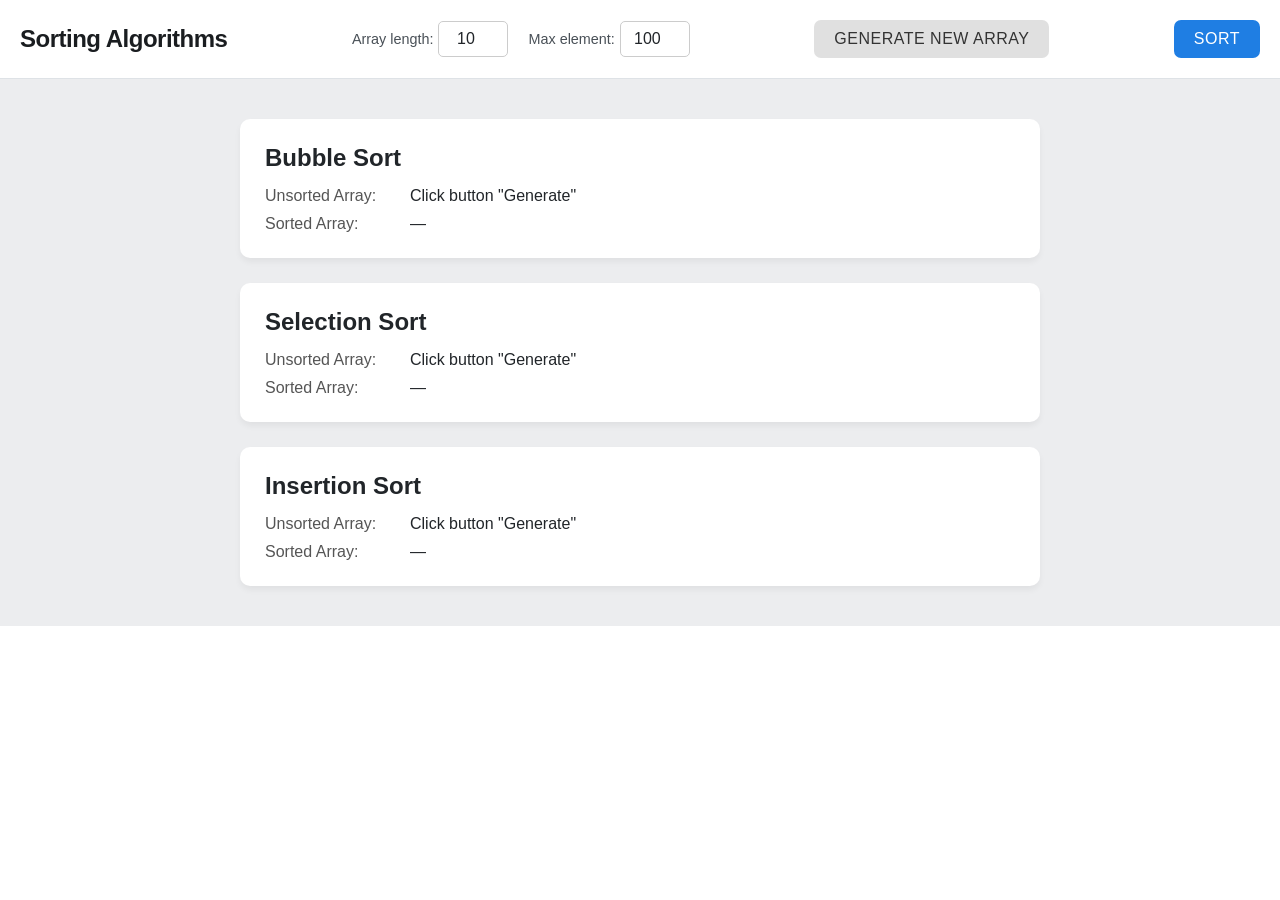
<file: js_arrays_cycles/index.html>
<!doctype html>
<html lang="en">
  <head>
    <meta charset="UTF-8" />
    <meta name="viewport" content="width=device-width, initial-scale=1.0" />
    <title>JS_Tasks_1_Arrays_Cycles</title>
    <link rel="stylesheet" href="style.css" />
  </head>
  <body>
    <header>
      <h1>Sorting Algorithms</h1>
      <div class="controls-wrapper">
        <div class="numbers">
          <div>
            <label for="arrLength">Array length:</label>
            <input type="number" id="arrLength" value="10" />
          </div>
          <div>
            <label for="maxEl">Max element:</label>
            <input type="number" id="maxEl" value="100" />
          </div>
        </div>
      </div>

      <button id="generateBtn" class="btn-secondary">Generate new array</button>

      <button id="sortBtn">Sort</button>
    </header>
    <main>
      <section class="algo-card">
        <h2 class="bubble-sort-title">Bubble Sort</h2>

        <div class="result-row">
          <span class="label">Unsorted Array:</span>
          <div id="bubble-unsorted">Click button "Generate"</div>
        </div>

        <div class="result-row">
          <span class="label">Sorted Array:</span>
          <div id="bubble-sorted">—</div>
        </div>
      </section>

      <section class="algo-card">
        <h2 class="selection-sort-title">Selection Sort</h2>

        <div class="result-row">
          <span class="label">Unsorted Array:</span>
          <div id="selection-unsorted">Click button "Generate"</div>
        </div>

        <div class="result-row">
          <span class="label">Sorted Array:</span>
          <div id="selection-sorted">—</div>
        </div>
      </section>

      <section class="algo-card">
        <h2 class="insertion-sort-title">Insertion Sort</h2>

        <div class="result-row">
          <span class="label">Unsorted Array:</span>
          <div id="insertion-unsorted">Click button "Generate"</div>
        </div>

        <div class="result-row">
          <span class="label">Sorted Array:</span>
          <div id="insertion-sorted">—</div>
        </div>
      </section>
    </main>

    <script src="script.js" type="module"></script>
    <script src="domScript.js" type="module"></script>
  </body>
</html>
</file>
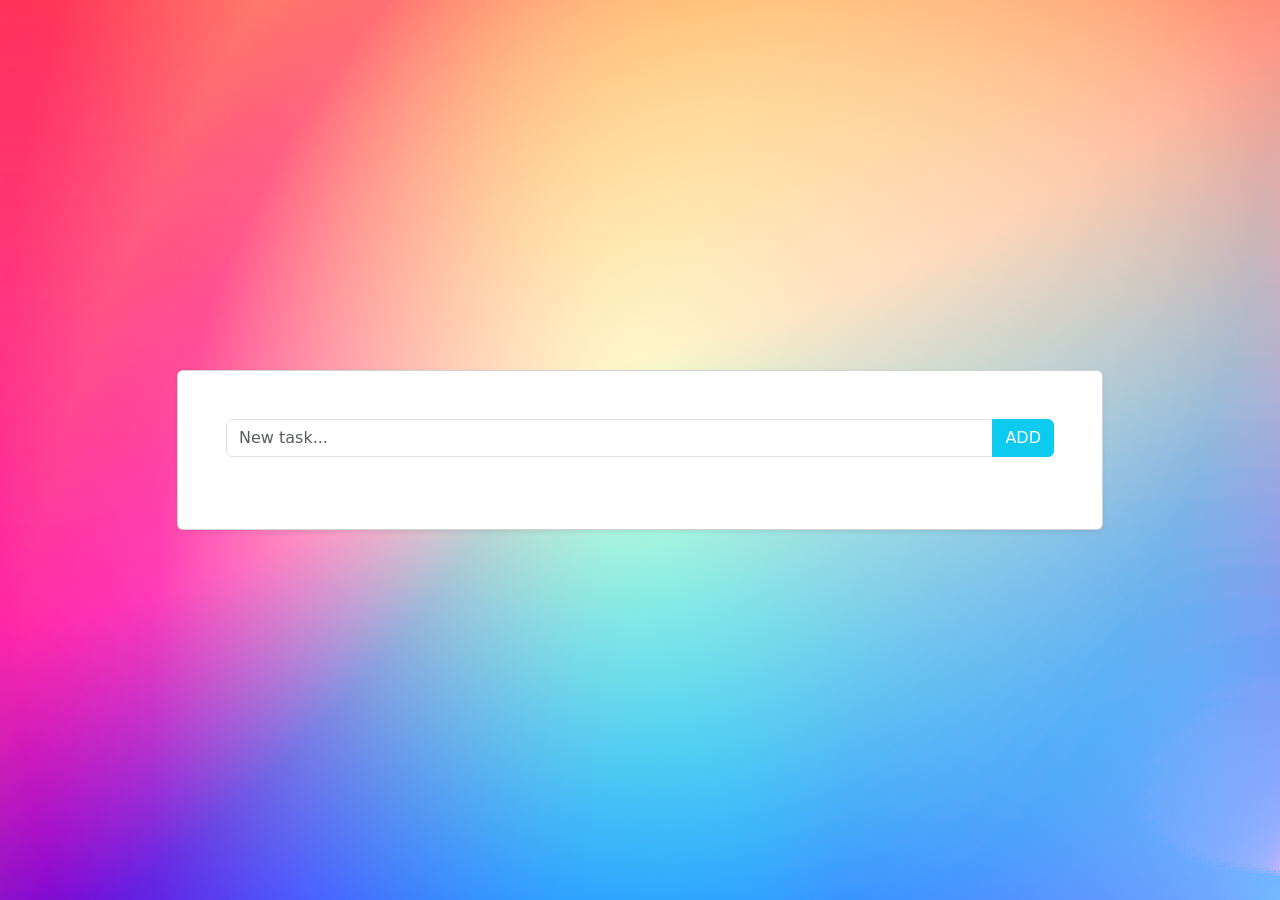
<file: todo/index.html>
<!doctype html>
<html lang="en">
  <head>
    <meta charset="UTF-8" />
    <meta name="viewport" content="width=device-width, initial-scale=1.0" />
    <title>Todo</title>
    <link
      href="https://cdn.jsdelivr.net/npm/bootstrap@5.3.8/dist/css/bootstrap.min.css"
      rel="stylesheet"
      integrity="sha384-sRIl4kxILFvY47J16cr9ZwB07vP4J8+LH7qKQnuqkuIAvNWLzeN8tE5YBujZqJLB"
      crossorigin="anonymous"
    />
    <link rel="stylesheet" href="style.css" />
  </head>
  <body>
    <main class="vh-100 gradient-custom">
      <section class="container py-5 h-100">
        <div class="row justify-content-center align-items-center h-100">
          <div class="col-12 col-xl-10">
            <div class="card shadow-sm">
              <div class="card-body p-5">
                <form class="mb-4">
                  <div class="input-group">
                    <input
                      type="text"
                      id="taskInput"
                      class="form-control"
                      placeholder="New task..."
                      aria-label="New task"
                      required
                    />
                    <button type="submit" class="btn btn-info text-white">
                      ADD
                    </button>
                  </div>
                </form>

                <fieldset class="overflow-y-auto pe-2">
                  <ul class="list-group mb-0"></ul>
                </fieldset>
              </div>
            </div>
          </div>
        </div>
      </section>
    </main>

    <script
      src="https://cdn.jsdelivr.net/npm/bootstrap@5.3.8/dist/js/bootstrap.bundle.min.js"
      integrity="sha384-FKyoEForCGlyvwx9Hj09JcYn3nv7wiPVlz7YYwJrWVcXK/BmnVDxM+D2scQbITxI"
      crossorigin="anonymous"
    ></script>
    <script src="script.js"></script>
  </body>
</html>
</file>
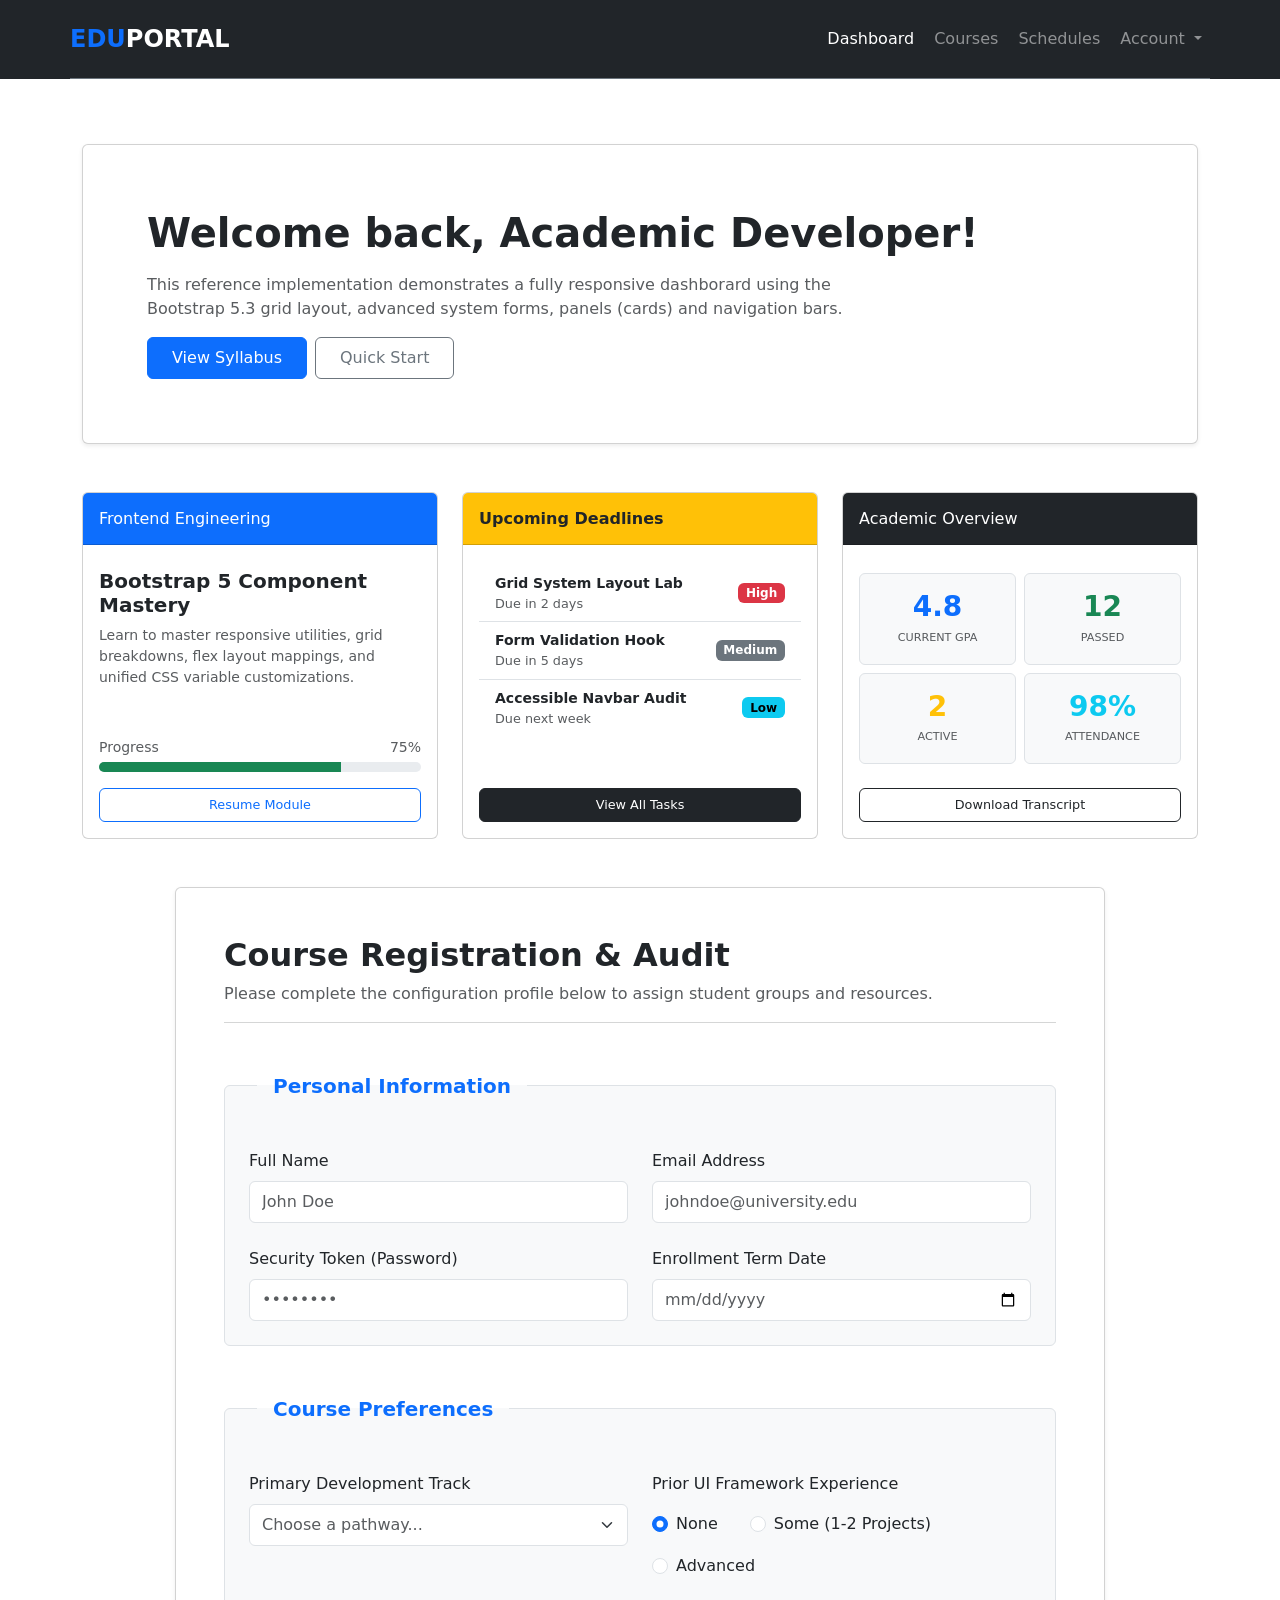
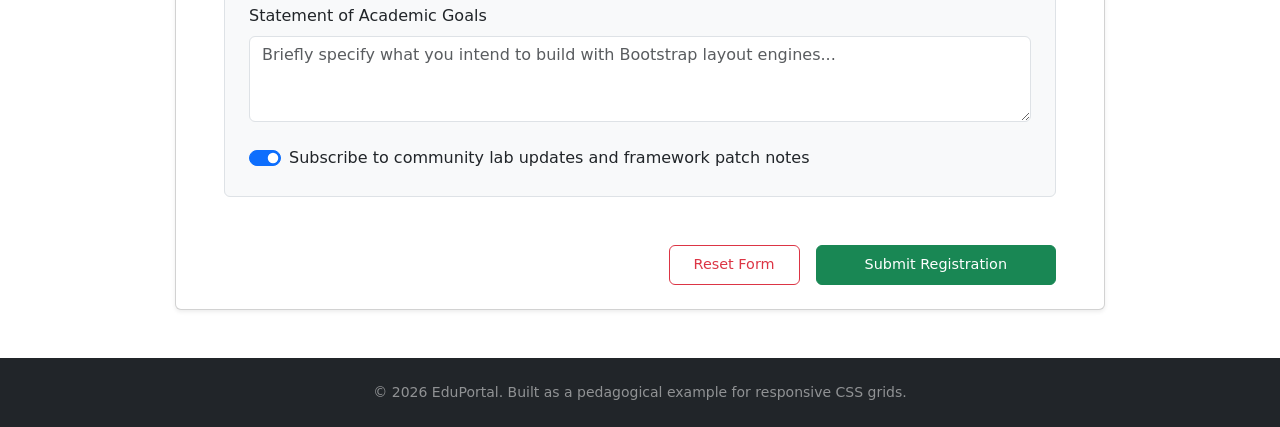
<file: bootstrap-layout/bootstrap-layout.html>
<!doctype html>
<html lang="en">
  <head>
    <meta charset="UTF-8" />
    <meta name="viewport" content="width=device-width, initial-scale=1.0" />
    <title>Bootstrap Layout</title>
    <link
      href="https://cdn.jsdelivr.net/npm/bootstrap@5.3.8/dist/css/bootstrap.min.css"
      rel="stylesheet"
      integrity="sha384-sRIl4kxILFvY47J16cr9ZwB07vP4J8+LH7qKQnuqkuIAvNWLzeN8tE5YBujZqJLB"
      crossorigin="anonymous"
    />
    <link rel="stylesheet" href="style.css" />
  </head>
  <body>
    <!--Header section-->
    <header class="bg-dark text-white fixed-top">
      <nav
        class="navbar navbar-expand-lg navbar-dark container py-3 px-3 px-lg-0 border-bottom border-secondary"
      >
        <a
          href="/"
          class="navbar-brand d-flex align-items-center text-white text-decoration-none me-auto"
        >
          <span class="fs-4 text-primary text-uppercase fw-bold">Edu</span>
          <span class="fs-4 text-white text-uppercase fw-bold">portal</span>
        </a>

        <button
          class="navbar-toggler"
          type="button"
          data-bs-toggle="collapse"
          data-bs-target="#eduNavbar"
          aria-controls="eduNavbar"
          aria-expanded="false"
          aria-label="Toggle navigation"
        >
          <span class="navbar-toggler-icon"></span>
        </button>

        <div
          class="collapse navbar-collapse justify-content-end mt-3 mt-md-0"
          id="eduNavbar"
        >
          <ul class="navbar-nav nav-pills gap-2 gap-md-1">
            <li class="nav-item">
              <a href="#" class="nav-link text-white" aria-current="page"
                >Dashboard</a
              >
            </li>
            <li class="nav-item">
              <a href="#" class="nav-link text-white-50">Courses</a>
            </li>
            <li class="nav-item">
              <a href="#" class="nav-link text-white-50">Schedules</a>
            </li>
            <li class="nav-item dropdown">
              <a
                class="nav-link dropdown-toggle text-white-50"
                href="#"
                role="button"
                data-bs-toggle="dropdown"
                aria-expanded="false"
              >
                Account
              </a>
              <ul class="dropdown-menu">
                <li><a class="dropdown-item" href="#">My Profile</a></li>
                <li><a class="dropdown-item" href="#">Settings</a></li>
                <li><hr class="dropdown-divider" /></li>
                <li>
                  <a class="dropdown-item text-danger" href="#">Logout</a>
                </li>
              </ul>
            </li>
          </ul>
        </div>
      </nav>
    </header>

    <!--Main section-->
    <main class="container pt-5 mt-5">
      <!--Welcome section-->
      <section class="card w-100 mt-5 p-5 shadow-sm">
        <div class="card-body">
          <h1 class="card-title fs-1 fs-md-1 fw-bold mb-3">
            Welcome back, Academic Developer!
          </h1>
          <p class="card-text fs-6 text-muted col-lg-9 mb-3">
            This reference implementation demonstrates a fully responsive
            dashborard using the <br />
            Bootstrap 5.3 grid layout, advanced system forms, panels (cards) and
            navigation bars.
          </p>
          <div class="d-flex flex-column flex-sm-row gap-2">
            <a href="#" class="btn btn-primary px-4 py-2">View Syllabus</a>
            <a href="#" class="btn btn-outline-secondary px-4 py-2"
              >Quick Start</a
            >
          </div>
        </div>
      </section>

      <!--Cards section-->
      <section class="row g-4 mt-4">
        <div class="col-12 col-md-6 col-lg-4">
          <div class="card h-100">
            <h5 class="card-header bg-primary text-white p-3 fs-6">
              Frontend Engineering
            </h5>
            <div class="card-body d-flex flex-column">
              <h5 class="card-title fw-bold mt-sm-2">
                Bootstrap 5 Component Mastery
              </h5>
              <p class="card-text small text-muted">
                Learn to master responsive utilities, grid breakdowns, flex
                layout mappings, and unified CSS variable customizations.
              </p>

              <div class="mt-auto w-100">
                <div class="mb-3">
                  <div
                    class="d-flex justify-content-between small text-muted mb-1"
                  >
                    <span>Progress</span>
                    <span>75%</span>
                  </div>
                  <div
                    class="progress"
                    role="progressbar"
                    aria-label="Progress bar"
                    aria-valuenow="75"
                    aria-valuemin="0"
                    aria-valuemax="100"
                  >
                    <div class="progress-bar bg-success"></div>
                  </div>
                </div>

                <a href="#" class="btn btn-outline-primary w-100"
                  >Resume Module</a
                >
              </div>
            </div>
          </div>
        </div>

        <div class="col-12 col-md-6 col-lg-4">
          <div class="card h-100">
            <h5 class="card-header bg-warning text-dark p-3 fw-semibold fs-6">
              Upcoming Deadlines
            </h5>
            <div class="card-body d-flex flex-column">
              <ul class="list-group list-group-flush mt-1 mb-4">
                <li
                  class="list-group-item d-flex justify-content-between align-items-center"
                >
                  <div>
                    <div class="fw-bold small">Grid System Layout Lab</div>
                    <div class="text-muted">Due in 2 days</div>
                  </div>
                  <span class="badge text-bg-danger">High</span>
                </li>
                <li
                  class="list-group-item d-flex justify-content-between align-items-center"
                >
                  <div>
                    <div class="fw-bold small">Form Validation Hook</div>
                    <div class="text-muted">Due in 5 days</div>
                  </div>
                  <span class="badge text-bg-secondary">Medium</span>
                </li>
                <li
                  class="list-group-item d-flex justify-content-between align-items-center"
                >
                  <div>
                    <div class="fw-bold small">Accessible Navbar Audit</div>
                    <div class="text-muted">Due next week</div>
                  </div>
                  <span class="badge text-bg-info">Low</span>
                </li>
              </ul>

              <a href="#" class="btn btn-dark w-100 mt-auto">View All Tasks</a>
            </div>
          </div>
        </div>

        <div class="col-12 col-md-6 col-lg-4">
          <div class="card h-100">
            <h5 class="card-header bg-dark text-white p-3 fs-6">
              Academic Overview
            </h5>
            <div class="card-body d-flex flex-column">
              <div class="row g-2 text-center mt-1 mb-4">
                <div class="col-6">
                  <div class="p-3 border rounded bg-light">
                    <h3 class="text-primary fw-bold mb-0">4.8</h3>
                    <small class="text-muted text-uppercase">Current GPA</small>
                  </div>
                </div>
                <div class="col-6">
                  <div class="p-3 border rounded bg-light">
                    <h3 class="text-success fw-bold mb-0">12</h3>
                    <small class="text-muted text-uppercase">Passed</small>
                  </div>
                </div>
                <div class="col-6">
                  <div class="p-3 border rounded bg-light">
                    <h3 class="text-warning fw-bold mb-0">2</h3>
                    <small class="text-muted text-uppercase">Active</small>
                  </div>
                </div>
                <div class="col-6">
                  <div class="p-3 border rounded bg-light">
                    <h3 class="text-info fw-bold mb-0">98%</h3>
                    <small class="text-muted text-uppercase">Attendance</small>
                  </div>
                </div>
              </div>

              <a href="#" class="btn btn-outline-dark w-100 mt-auto"
                >Download Transcript</a
              >
            </div>
          </div>
        </div>
      </section>

      <!--Form section-->
      <section class="card col-12 col-md-11 col-lg-10 m-auto my-5 shadow-sm">
        <div class="card-body pt-5 px-5 pb-4">
          <h5 class="card-title fs-2 fw-bold">Course Registration & Audit</h5>
          <p class="card-text fs-6 text-muted">
            Please complete the configuration profile below to assign student
            groups and resources.
          </p>
          <hr class="mb-5 text-muted opacity-25" />
          <form>
            <fieldset class="border rounded p-4 pt-5 mb-5 bg-light">
              <legend
                class="float-none w-auto px-3 ms-2 fw-bold text-primary fs-5 mb-0"
              >
                Personal Information
              </legend>
              <div class="row row-cols-2 g-4">
                <div class="col-12 col-md-6">
                  <label for="fullName" class="form-label">Full Name</label>
                  <input
                    type="text"
                    class="form-control py-2 text-muted"
                    id="fullName"
                    placeholder="John Doe"
                  />
                </div>
                <div class="col-12 col-md-6">
                  <label for="email" class="form-label">Email Address</label>
                  <input
                    type="email"
                    class="form-control py-2 text-muted"
                    id="email"
                    placeholder="johndoe@university.edu"
                  />
                </div>
                <div class="col-12 col-md-6">
                  <label for="token" class="form-label"
                    >Security Token (Password)</label
                  >
                  <input
                    type="password"
                    class="form-control py-2 text-muted"
                    id="token"
                    value="12345678"
                  />
                </div>
                <div class="col-12 col-md-6">
                  <label for="date" class="form-label"
                    >Enrollment Term Date</label
                  >
                  <input
                    type="date"
                    class="form-control py-2 text-muted"
                    id="date"
                  />
                </div>
              </div>
            </fieldset>

            <fieldset class="border rounded p-4 pt-5 mb-5 bg-light">
              <legend
                class="float-none w-auto px-3 ms-2 fw-bold text-primary fs-5 mb-0"
              >
                Course Preferences
              </legend>
              <div class="row g-4">
                <div class="col-12 col-md-6">
                  <label for="primary_development" class="form-label"
                    >Primary Development Track</label
                  >
                  <select
                    class="form-select py-2 text-muted"
                    aria-label="Default select example"
                    id="primary_development"
                  >
                    <option selected disabled>Choose a pathway...</option>
                    <option value="1">
                      Frontend Architecture (HTML/CSS/Bootstrap)
                    </option>
                    <option value="2">
                      Backend Engineering (Node.js/Python)
                    </option>
                    <option value="3">Full-Stack Advanced Applications</option>
                  </select>
                </div>
                <div class="col-12 col-md-6">
                  <label for="framework_experience" class="form-label d-block"
                    >Prior UI Framework Experience</label
                  >

                  <div class="d-flex flex-wrap gap-3 mt-3">
                    <div class="form-check form-check-inline">
                      <input
                        class="form-check-input"
                        type="radio"
                        name="inlineRadioOptions"
                        id="inlineRadio1"
                        value="option1"
                        checked
                      />
                      <label class="form-check-label" for="inlineRadio1"
                        >None</label
                      >
                    </div>
                    <div class="form-check form-check-inline">
                      <input
                        class="form-check-input"
                        type="radio"
                        name="inlineRadioOptions"
                        id="inlineRadio2"
                        value="option2"
                      />
                      <label class="form-check-label" for="inlineRadio2"
                        >Some (1-2 Projects)</label
                      >
                    </div>
                    <div class="form-check form-check-inline">
                      <input
                        class="form-check-input"
                        type="radio"
                        name="inlineRadioOptions"
                        id="inlineRadio3"
                        value="option3"
                      />
                      <label class="form-check-label" for="inlineRadio3"
                        >Advanced</label
                      >
                    </div>
                  </div>
                </div>
                <div class="col-12 col-md-12">
                  <label for="goals" class="form-label"
                    >Statement of Academic Goals</label
                  >
                  <textarea
                    class="form-control text-muted"
                    id="goals"
                    rows="3"
                    placeholder="Briefly specify what you intend to build with Bootstrap layout engines..."
                  ></textarea>
                </div>

                <div class="col-12">
                  <div
                    class="form-check form-switch d-flex align-items-start gap-2 ps-0"
                  >
                    <input
                      class="form-check-input flex-shrink-0 ms-0"
                      type="checkbox"
                      role="switch"
                      id="switchCheckChecked"
                      checked
                    />
                    <label class="form-check-label" for="switchCheckChecked"
                      >Subscribe to community lab updates and framework patch
                      notes</label
                    >
                  </div>
                </div>
              </div>
            </fieldset>

            <div class="d-flex justify-content-end gap-3 mt-4">
              <button type="reset" class="btn btn-outline-danger px-4 py-2">
                Reset Form
              </button>
              <button
                type="submit"
                class="btn btn-success px-5 py-2 btn-success"
              >
                Submit Registration
              </button>
            </div>
          </form>
        </div>
      </section>
    </main>

    <!--Footer section-->
    <footer class="bg-dark text-white-50 py-4 mt-5">
      <div class="container text-center">
        <p class="mb-0 small">
          &copy; 2026 EduPortal. Built as a pedagogical example for responsive
          CSS grids.
        </p>
      </div>
    </footer>

    <script
      src="https://cdn.jsdelivr.net/npm/bootstrap@5.3.8/dist/js/bootstrap.bundle.min.js"
      integrity="sha384-FKyoEForCGlyvwx9Hj09JcYn3nv7wiPVlz7YYwJrWVcXK/BmnVDxM+D2scQbITxI"
      crossorigin="anonymous"
    ></script>
  </body>
</html>
</file>
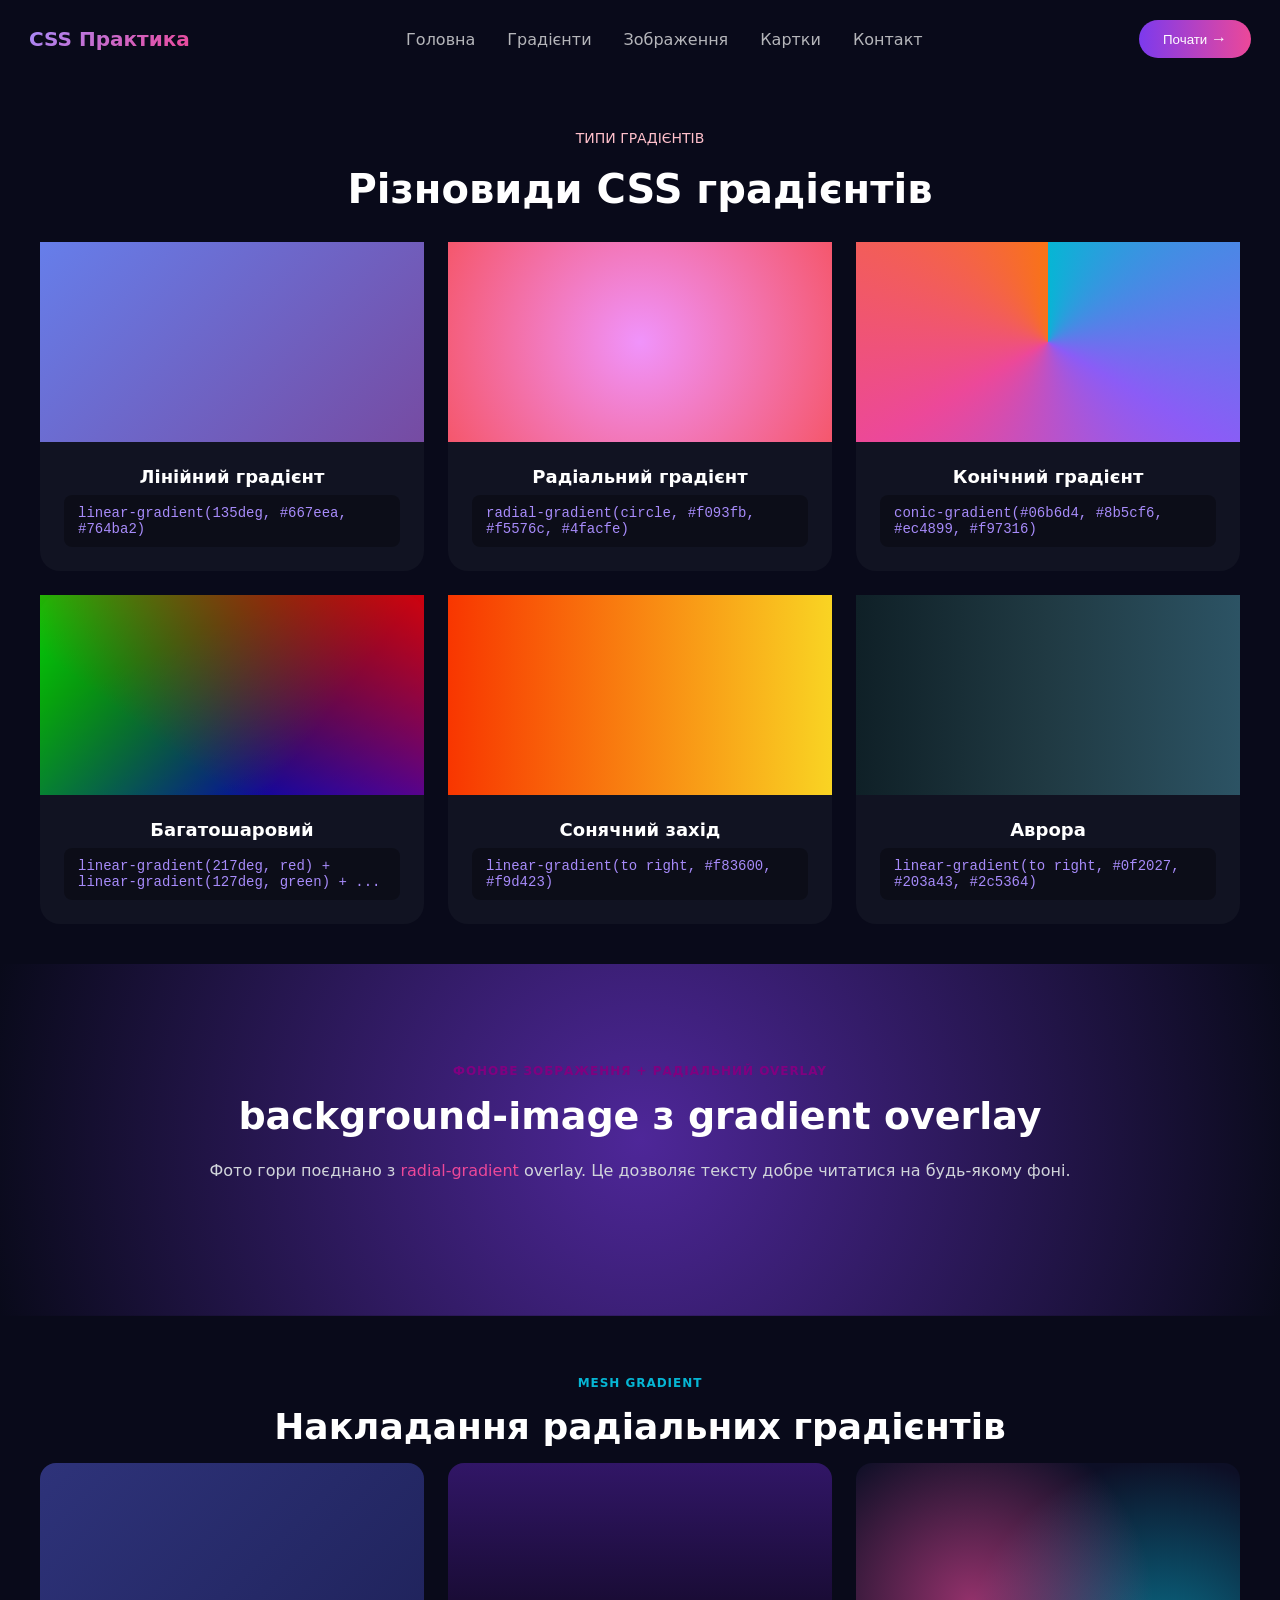
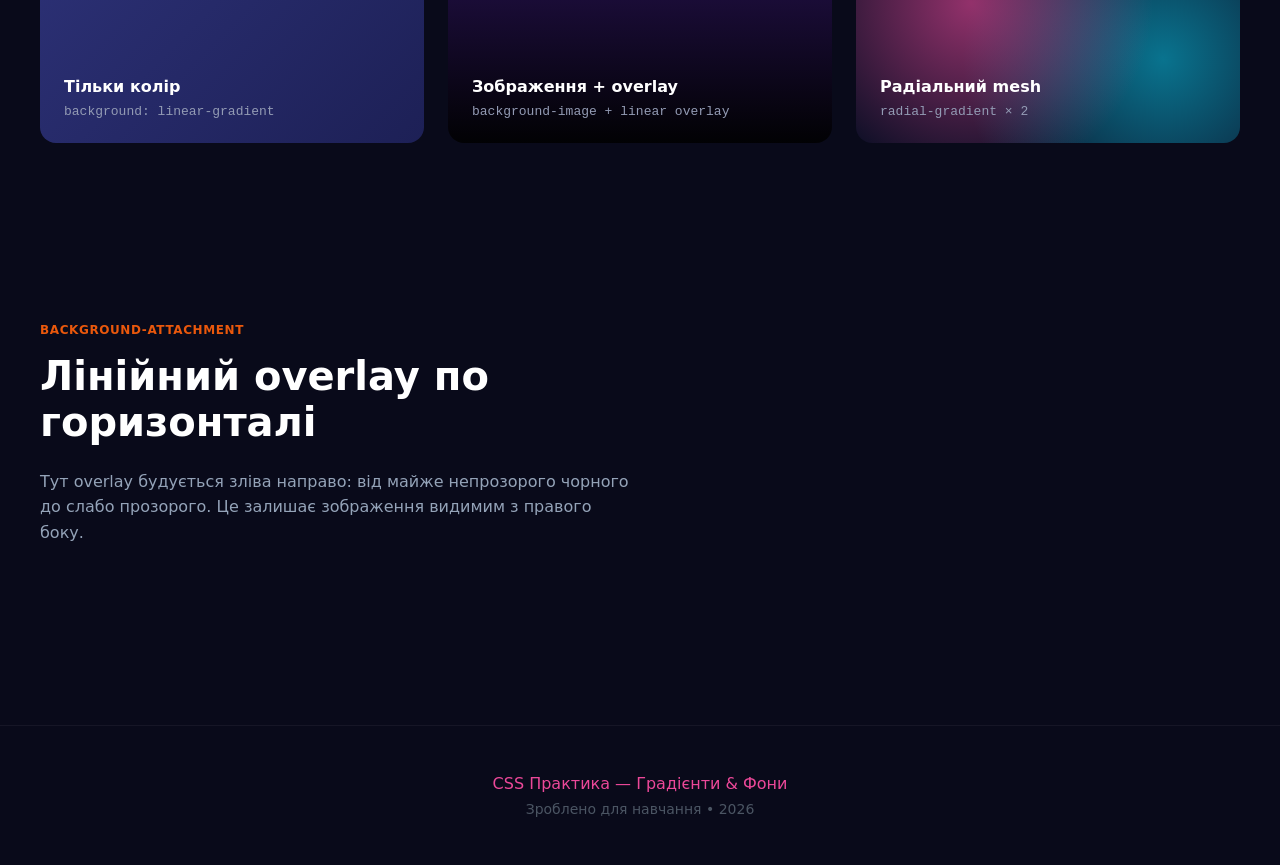
<file: task1/task1.html>
<!doctype html>
<html lang="en">
  <head>
    <meta charset="UTF-8" />
    <meta name="viewport" content="width=device-width, initial-scale=1.0" />
    <title>Task</title>
    <link rel="stylesheet" href="styles.css" />
  </head>
  <body>
    <header class="header">
      <nav class="header__menu">
        <div class="header__menu__left">CSS Практика</div>
        <ul class="header__menu__main">
          <li><a href="#">Головна</a></li>
          <li><a href="#gradients">Градієнти</a></li>
          <li><a href="#image">Зображення</a></li>
          <li><a href="#cards">Картки</a></li>
          <li><a href="#contact">Контакт</a></li>
        </ul>
        <button class="header__menu__button">Почати <span>→</span></button>
      </nav>
    </header>

    <main class="main">
      <section class="section1" id="gradients">
        <div class="section1_text">
          <p>Типи градієнтів</p>
          <h2>Різновиди CSS градієнтів</h2>
        </div>

        <div class="section1__cards">
          <div class="card">
            <div class="card__visual card__visual--linear"></div>
            <div class="card__content">
              <h3 class="card__title">Лінійний градієнт</h3>
              <div class="card__code">
                <code>linear-gradient(135deg, #667eea, #764ba2)</code>
              </div>
            </div>
          </div>

          <div class="card">
            <div class="card__visual card__radial"></div>
            <div class="card__content">
              <h3 class="card__title">Радіальний градієнт</h3>
              <div class="card__code">
                <code>radial-gradient(circle, #f093fb, #f5576c, #4facfe)</code>
              </div>
            </div>
          </div>

          <div class="card">
            <div class="card__visual card__cononic"></div>
            <div class="card__content">
              <h3 class="card__title">Конічний градієнт</h3>
              <div class="card__code">
                <code>conic-gradient(#06b6d4, #8b5cf6, #ec4899, #f97316)</code>
              </div>
            </div>
          </div>

          <div class="card">
            <div class="card__visual card__layers"></div>
            <div class="card__content">
              <h3 class="card__title">Багатошаровий</h3>
              <div class="card__code">
                <code
                  >linear-gradient(217deg, red) + linear-gradient(127deg, green)
                  + ...</code
                >
              </div>
            </div>
          </div>

          <div class="card">
            <div class="card__visual card__sun"></div>
            <div class="card__content">
              <h3 class="card__title">Сонячний захід</h3>
              <div class="card__code">
                <code>linear-gradient(to right, #f83600, #f9d423)</code>
              </div>
            </div>
          </div>

          <div class="card">
            <div class="card__visual card__avrora"></div>
            <div class="card__content">
              <h3 class="card__title">Аврора</h3>
              <div class="card__code">
                <code
                  >linear-gradient(to right, #0f2027, #203a43, #2c5364)</code
                >
              </div>
            </div>
          </div>
        </div>
      </section>

      <section class="banner" id="image">
        <div class="banner__container">
          <p class="banner__subtitle">Фонове зображення + радіальний overlay</p>
          <h2 class="banner__title">background-image з gradient overlay</h2>
          <p class="banner__text">
            Фото гори поєднано з
            <span class="banner__highlight">radial-gradient</span> overlay. Це
            дозволяє тексту добре читатися на будь-якому фоні.
          </p>
        </div>
      </section>

      <section class="mesh_gradient" id="cards">
        <div class="mesh_gradient__text">
          <p>Mesh Gradient</p>
          <h2>Накладання радіальних градієнтів</h2>
        </div>
        <div class="mesh_gradient__cards">
          <div class="mesh_gradient__card card_color">
            <h3>Тільки колір</h3>
            <p>background: linear-gradient</p>
          </div>
          <div class="mesh_gradient__card card_overlay">
            <h3>Зображення + overlay</h3>
            <p>background-image + linear overlay</p>
          </div>
          <div class="mesh_gradient__card card_mesh">
            <h3>Радіальний mesh</h3>
            <p>radial-gradient × 2</p>
          </div>
        </div>
      </section>

      <section class="horizontal-banner">
        <div class="horizontal-banner__container">
          <div class="horizontal-banner__content">
            <p class="horizontal-banner__subtitle">Background-attachment</p>
            <h2 class="horizontal-banner__title">
              Лінійний overlay по горизонталі
            </h2>
            <p class="horizontal-banner__text">
              Тут overlay будується зліва направо: від майже непрозорого чорного
              до слабо прозорого. Це залишає зображення видимим з правого боку.
            </p>
          </div>
        </div>
      </section>
    </main>

    <footer class="footer" id="contact">
      <p class="footer__title">CSS Практика — Градієнти & Фони</p>
      <p class="footer__credits">Зроблено для навчання • 2026</p>
    </footer>
  </body>
</html>
</file>
<file: js_arrays_cycles/style.css>
* {
  margin: 0;
  padding: 0;
  box-sizing: border-box;
}

body {
  font-family: Helvetica, Arial, sans-serif;
  color: #212529;
}

header {
  margin: 0 auto;
  display: flex;
  gap: 30px;
  padding: 20px;
  justify-content: space-between;
  align-items: center;
  border-bottom: 1px solid #dee2e6;
  background-color: #ffffff;
}

header h1 {
  font-size: 1.5rem;
  font-weight: 700;
  color: #1a1d20;
  letter-spacing: -0.5px;
}

.controls-wrapper {
  display: flex;
  gap: 15px;
  align-items: center;
}

.numbers {
  display: flex;
  gap: 20px;
}

.numbers > div {
  display: flex;
  align-items: center;
  gap: 5px;
}

.numbers input[type="number"] {
  width: 70px;
  padding: 8px;
  font-size: 1rem;
  border: 1px solid #ccc;
  border-radius: 5px;
  outline: none;
  font-weight: 500;
  color: #212529;
  text-align: center;
}

label {
  font-size: 0.9rem;
  font-weight: 500;
  color: #495057;
}

button {
  border: none;
  border-radius: 7px;
  padding: 10px 20px;
  font-size: 1rem;
  font-weight: 500;
  letter-spacing: 0.5px;
  text-transform: uppercase;
  cursor: pointer;
  transition:
    background 0.2s,
    opacity 0.2s;
}

#sortBtn {
  background: #1f7ee3;
  color: white;
}

.btn-secondary {
  background: #e0e0e0;
  color: #333;
}

button:hover {
  opacity: 0.9;
}

#sortBtn:hover {
  background: #1565c0;
}

.btn-secondary:hover {
  background: #d5d5d5;
}

main {
  background: #ecedef;
  padding: 40px 20px;
  display: flex;
  flex-direction: column;
  gap: 25px;
  align-items: center;
}

.algo-card {
  background: #ffffff;
  border-radius: 10px;
  padding: 25px;
  width: 100%;
  max-width: 800px;
  box-shadow: 0 4px 6px rgba(0, 0, 0, 0.05);
}

.algo-card h2 {
  margin-bottom: 15px;
}

.result-row {
  display: flex;
  align-items: center;
  gap: 15px;
  margin-top: 10px;
}

.result-row .label {
  min-width: 130px;
  font-weight: 500;
  color: #555;
}

.array-output {
  font-family: Courier, monospace;
  font-size: 0.95rem;
  font-weight: 500;

  background-color: #e8f2fe;
  color: #1f7ee3;
  border: 1px solid #b3d7ff;

  padding: 10px 15px;
  border-radius: 6px;
  flex-grow: 1;

  white-space: normal;
  word-break: break-word;
  line-height: 1.5;
}

.array-output::before {
  content: "[";
}
.array-output::after {
  content: "]";
}
</file>
<file: todo/style.css>
.gradient-custom {
  background:
    radial-gradient(50% 123.47% at 50% 50%, #00ff94 0%, #720059 100%),
    linear-gradient(121.28deg, #669600 0%, #ff0000 100%),
    linear-gradient(360deg, #0029ff 0%, #8fff00 100%),
    radial-gradient(100% 164.72% at 100% 100%, #6100ff 0%, #00ff57 100%),
    radial-gradient(100% 148.07% at 0% 0%, #fff500 0%, #51d500 100%);
  background-blend-mode: screen, color-dodge, overlay, difference, normal;
}

ul.list-group > li {
  background-color: #f4f6f7;
}

ul.list-group > li > label {
  cursor: pointer;
}

small.text-muted {
 font-size: 0.75rem;
}

fieldset {
  max-height: 60vh;
}
</file>
<file: bootstrap-layout/style.css>
div[aria-label="Progress bar"] {
  height: 10px;
}

div.card.h-100 {
  transition: transform 0.3s ease;
}

div.card.h-100:hover {
  transform: scale(1.05);
}

div.progress-bar {
  width: 75%;
}

div.fw-bold.small + div.text-muted,
a.btn.w-100 {
  font-size: 0.8rem;
}

small.text-muted {
  font-size: 0.7rem;
}

div.d-flex.justify-content-end > button {
  font-size: 0.9rem;
}
</file>
<file: task1/styles.css>
* {
  box-sizing: border-box;
  margin: 0;
  padding: 0;
}

html {
  scroll-behavior: smooth;
}

body {
  font-family: ui-sans-serif, system-ui, sans-serif;
  background: #090a1a;
}

.header {
  background-color: rgba(0, 0, 0, 0);
  margin-bottom: 20px;
  padding: 20px 29px;
  width: 100%;
  position: fixed;
  top: 0;
  left: 0;
}

.header__menu {
  max-width: 1280px;
  display: flex;
  margin: 0 auto;
  justify-content: space-between;
  align-items: center;
}

.header__menu__main {
  display: flex;
  justify-content: center;
  list-style: none;
  gap: 32px;
}

.header__menu__main li a {
  text-decoration: none;
  color: rgba(255, 255, 255, 0.7);
  font-size: 1rem;
}

.header__menu__main li a:hover {
  color: white;
}

.header__menu__left {
  font-size: 20px;
  font-weight: 700;
  background: linear-gradient(135deg, rgb(167, 139, 250), rgb(236, 72, 153));
  background-clip: text;
  -webkit-text-fill-color: transparent;
}

.header__menu__button {
  background: linear-gradient(90deg, #7c3aed, #ec4899);
  outline: none;
  padding: 10px 24px;
  border-radius: 20px;
  border: none;
  color: white;
  cursor: pointer;
  font-weight: 500;
}

.header__menu__button span {
  font-size: 1rem;
}

.main {
  margin-top: 130px;
  color: white;
}

.main > section {
  scroll-margin-top: 60px;
}

.section1_text {
  text-align: center;
  margin: 0 auto;
  margin-bottom: 30px;
}

.section1_text p:first-child {
  font-size: 14px;
  text-transform: uppercase;
  color: pink;
  font-weight: 400;
  margin-bottom: 20px;
}

.section1_text h2 {
  font-size: 40px;
  font-weight: 700;
  margin-bottom: 16px;
}

.section1_text p:last-child {
  font-size: 16px;
  color: #9ca3af;
  margin-bottom: 60px;
}

.section1__cards {
  display: flex;
  align-items: center;
  justify-content: center;
  flex-wrap: wrap;
  gap: 24px;
  max-width: 1200px;
  margin: 0 auto;
}

.card {
  flex: 1 1 calc((100% - 48px) / 3);
  background-color: #111322;
  border-radius: 20px;
}

.card__visual {
  height: 200px;
}

.card__visual--linear {
  background: linear-gradient(135deg, #667eea, #764ba2);
}

.card__radial {
  background: radial-gradient(circle, #f093fb 0%, #f5576c 100%);
}

.card__cononic {
  background: conic-gradient(#06b6d4, #8b5cf6, #ec4899, #f97316);
}

.card__layers {
  background:
    linear-gradient(217deg, rgba(255, 0, 0, 0.8), rgba(255, 0, 0, 0) 70.71%),
    linear-gradient(127deg, rgba(0, 255, 0, 0.8), rgba(0, 255, 0, 0) 70.71%),
    linear-gradient(336deg, rgba(0, 0, 255, 0.8), rgba(0, 0, 255, 0) 70.71%);
}

.card__sun {
  background: linear-gradient(
    to right,
    rgb(248, 54, 0) 0%,
    rgb(249, 212, 35) 100%
  );
}

.card__avrora {
  background: linear-gradient(
    to right,
    rgb(15, 32, 39),
    rgb(32, 58, 67),
    rgb(44, 83, 100)
  );
}

.card__content {
  padding: 24px;
}

.card__title {
  font-size: 18px;
  font-weight: 600;
  text-align: center;
  margin-bottom: 8px;
}

.card__code {
  background: rgba(0, 0, 0, 0.3);
  color: #a78bfa;
  font-size: 14px;
  font-family: monospace;
  padding: 10px 14px;
  border-radius: 8px;
}

.section1 {
  margin-bottom: 40px;
}

.banner {
  background-image:
    radial-gradient(
      circle,
      rgba(124, 58, 237, 0.6) 0%,
      rgba(9, 10, 26, 0.9) 100%
    ),
    url("https://images.unsplash.com/photo-1549321495-305eb13f8aa9?w=1400&h=600&fit=crop&auto=format");

  background-size: cover;
  background-position: center;
  background-repeat: no-repeat;

  padding: 100px 20px;
  text-align: center;
  color: #ffffff;
  margin-bottom: 60px;
}

.banner__subtitle {
  color: purple;
  font-size: 12px;
  font-weight: 600;
  letter-spacing: 0.08em;
  text-transform: uppercase;
  margin-bottom: 16px;
}

.banner__title {
  font-size: 38px;
  font-weight: 800;
  margin-bottom: 20px;
}

.banner__text {
  color: #d1d5db;
  font-size: 16px;
  line-height: 1.6;
  margin: 0 auto 32px auto;
}

.banner__highlight {
  color: #ec4899;
}

.banner__badge {
  border: 1px solid purple;
  background: rgba(0, 0, 0, 0.2);
  color: #9ca3af;
  font-size: 14px;
  padding: 8px 20px;
  border-radius: 20px;
  display: inline-block;
  color: #ec4899;
}

.mesh_gradient {
  margin: 0 auto;
  margin-bottom: 60px;
}

.mesh_gradient__text {
  text-align: center;
}

.mesh_gradient__text p:nth-of-type(1) {
  color: #06b6d4;
  font-size: 12px;
  font-weight: 700;
  text-transform: uppercase;
  letter-spacing: 0.08em;
  margin-bottom: 16px;
}

.mesh_gradient__text h2 {
  font-size: 36px;
  font-weight: 700;
  margin-bottom: 16px;
}

.mesh_gradient__text p:nth-of-type(2) {
  color: #9ca3af;
  font-size: 15px;
  font-weight: 600;
  margin: 0 auto 48px auto;
}

.mesh_gradient__cards {
  display: flex;
  flex-wrap: wrap;
  gap: 24px;
  max-width: 1200px;
  margin: 0 auto;
}

.mesh_gradient__card {
  flex: 1 1 calc((100% - 48px) / 3);
  display: flex;
  flex-direction: column;
  justify-content: flex-end;
  align-items: flex-start;
  height: 280px;
  border-radius: 16px;
  padding: 24px;
  color: white;
}

.mesh_gradient__cards .card_color {
  background: linear-gradient(135deg, #2e337a, #1d2056);
}

.mesh_gradient__cards .card_overlay {
  background:
    linear-gradient(to top, rgba(0, 0, 0, 0.85), rgba(109, 40, 217, 0.4)),
    url("https://images.unsplash.com/photo-1535391879778-3bae11d29a24?w=600&h=400&fit=crop&auto=format");
  background-size: cover;
  background-position: center;
}

.mesh_gradient__cards .card_mesh {
  background:
    radial-gradient(
      circle at 30% 50%,
      rgba(236, 72, 153, 0.6) 0%,
      transparent 60%
    ),
    radial-gradient(
      circle at 80% 70%,
      rgba(6, 182, 212, 0.6) 0%,
      transparent 55%
    ),
    #0d0f26;
}

.mesh_gradient__card h3 {
  font-size: 16px;
  font-weight: 600;
  margin-bottom: 8px;
}

.mesh_gradient__card p {
  color: #939bb4;
  font-size: 13px;
  font-family: monospace;
}

.horizontal-banner {
  background-image:
    linear-gradient(
      90deg,
      rgba(9, 10, 26, 0.95) 0%,
      rgba(9, 10, 26, 0.4) 60%,
      transparent 100%
    ),
    url("https://images.unsplash.com/photo-1541702467897-41915a07d3a7?w=1400&h=600&fit=crop&auto=format");

  background-size: cover;
  background-position: center;
  background-repeat: no-repeat;
  background-attachment: fixed;

  padding: 120px 20px;
  color: #ffffff;
}

.horizontal-banner__container {
  max-width: 1200px;
  margin: 0 auto;
  text-align: left;
}

.horizontal-banner__content {
  max-width: 600px;
}

.horizontal-banner__subtitle {
  color: #ea580c;
  font-size: 12px;
  font-weight: 700;
  text-transform: uppercase;
  letter-spacing: 0.05em;
  margin-bottom: 16px;
}

.horizontal-banner__title {
  font-size: 40px;
  font-weight: 800;
  margin-bottom: 24px;
}

.horizontal-banner__text {
  color: #94a3b8;
  font-size: 16px;
  line-height: 1.6;
  margin-bottom: 40px;
}

.footer {
  display: flex;
  flex-direction: column;
  align-items: center;
  justify-content: center;
  text-align: center;
  padding: 48px 20px;
  background-color: #090a1a;

  border-top: 1px solid rgba(255, 255, 255, 0.05);
  margin-top: 20px;
}

.footer__title {
  font-size: 16px;
  font-weight: 500;
  color: #ec4899;
  margin-bottom: 8px;
}

.footer__credits {
  font-size: 14px;
  color: #4b5563;
  font-weight: 400;
}
</file>
